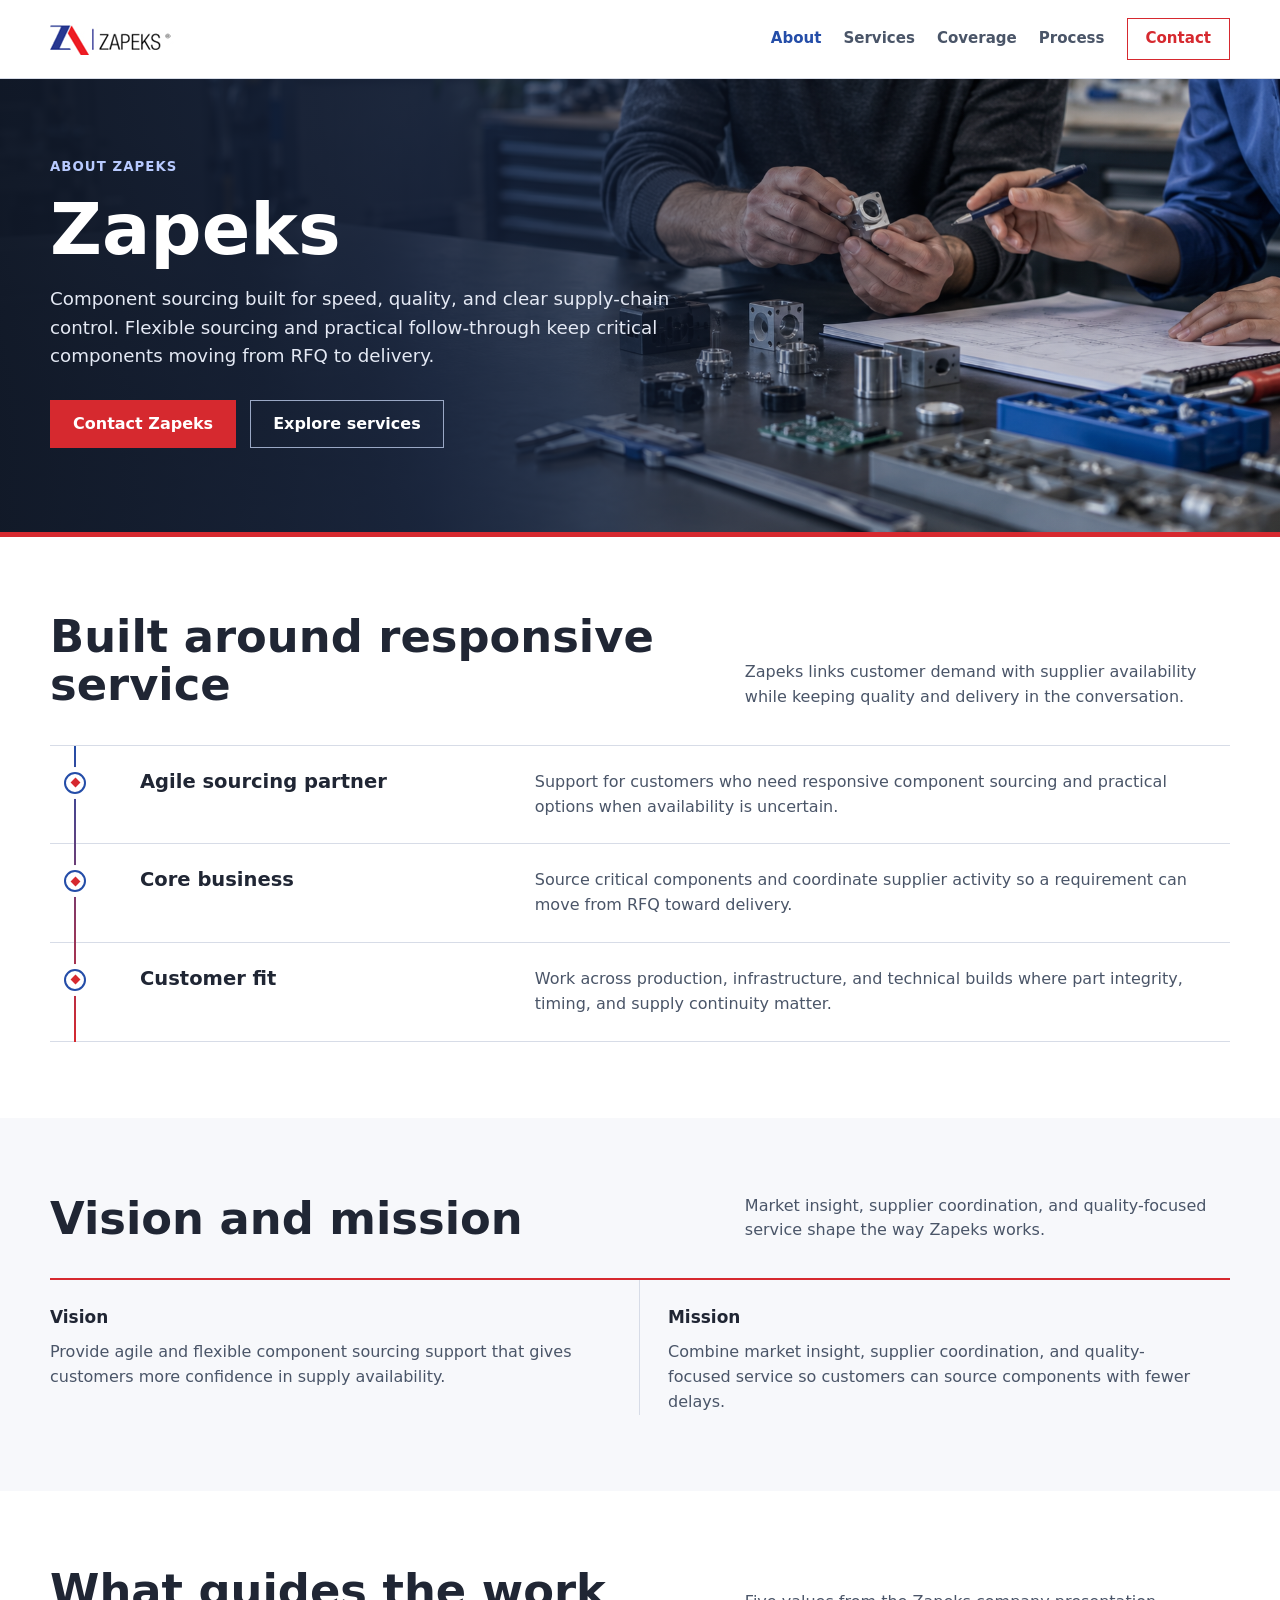
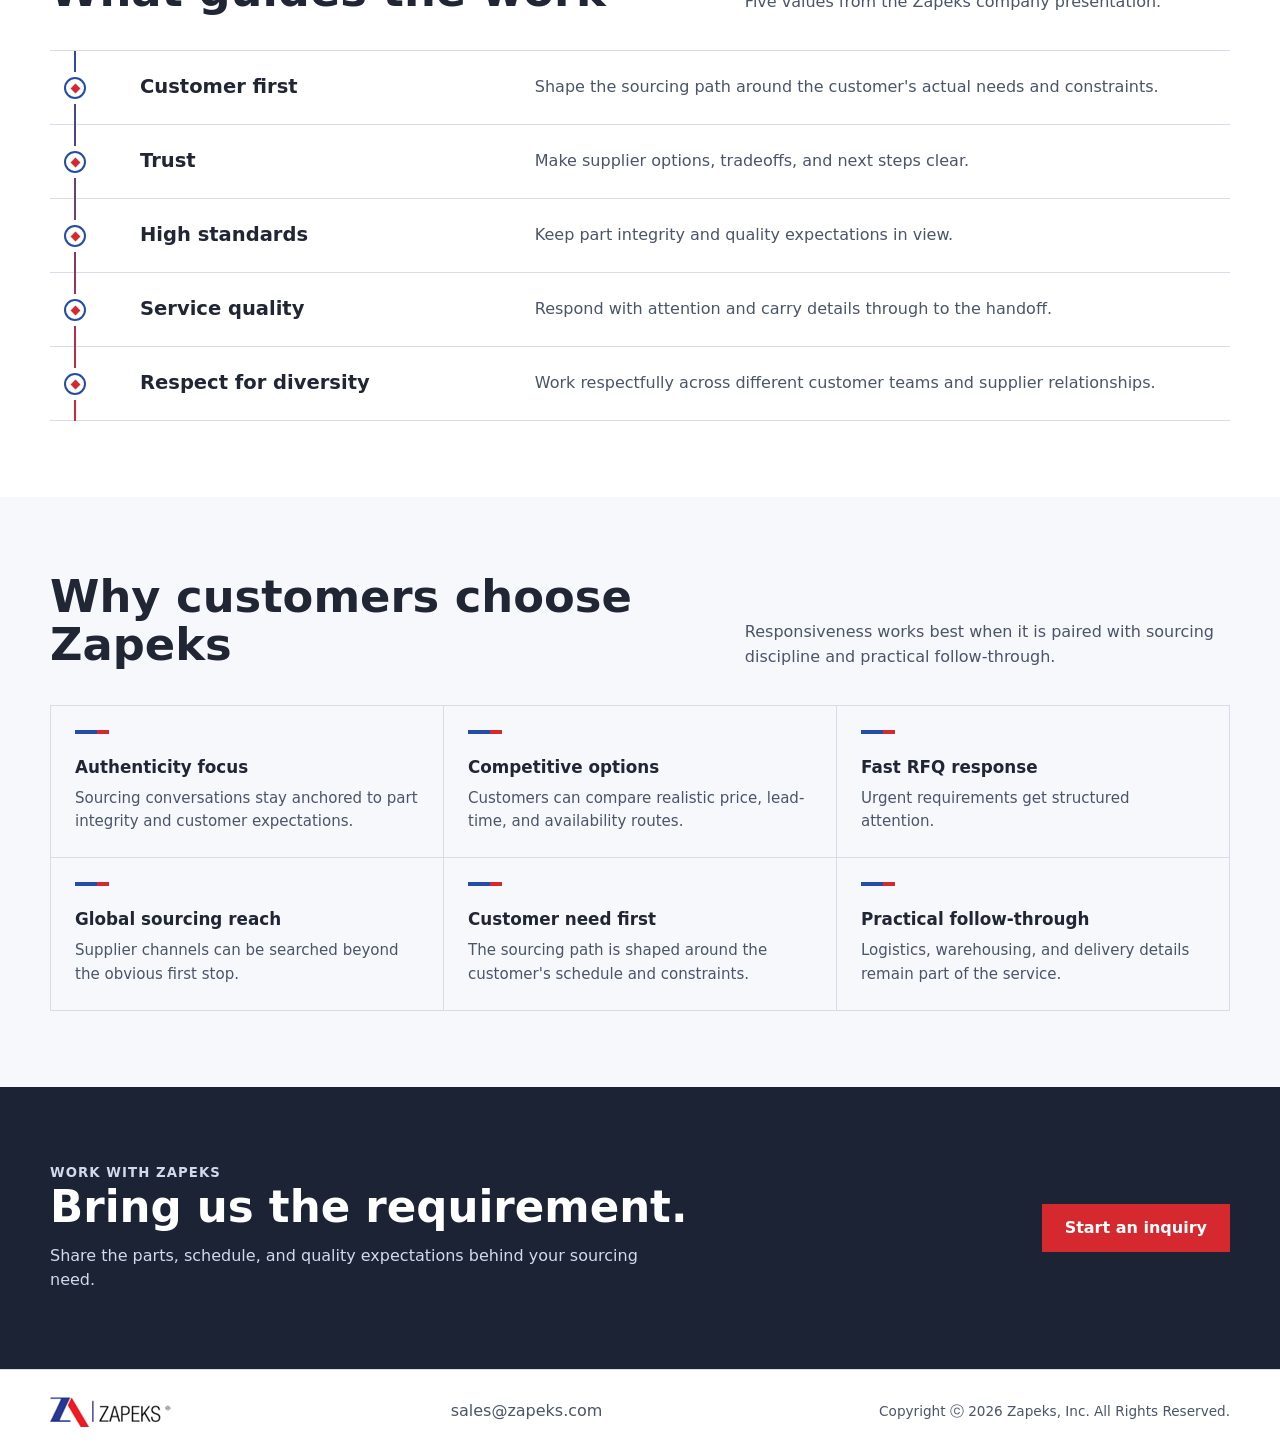
<file: index.html>
<!doctype html>
<html lang="en">
<head>
  <meta charset="utf-8" />
  <meta name="viewport" content="width=device-width, initial-scale=1" />
  <meta http-equiv="refresh" content="0; url=about.html" />
  <title>Zapeks | Component Sourcing Experts</title>
  <script>location.replace('about.html' + location.hash);</script>
</head>
<body>
  <p>Continue to <a href="about.html">About Zapeks</a>.</p>
</body>
</html>
</file>
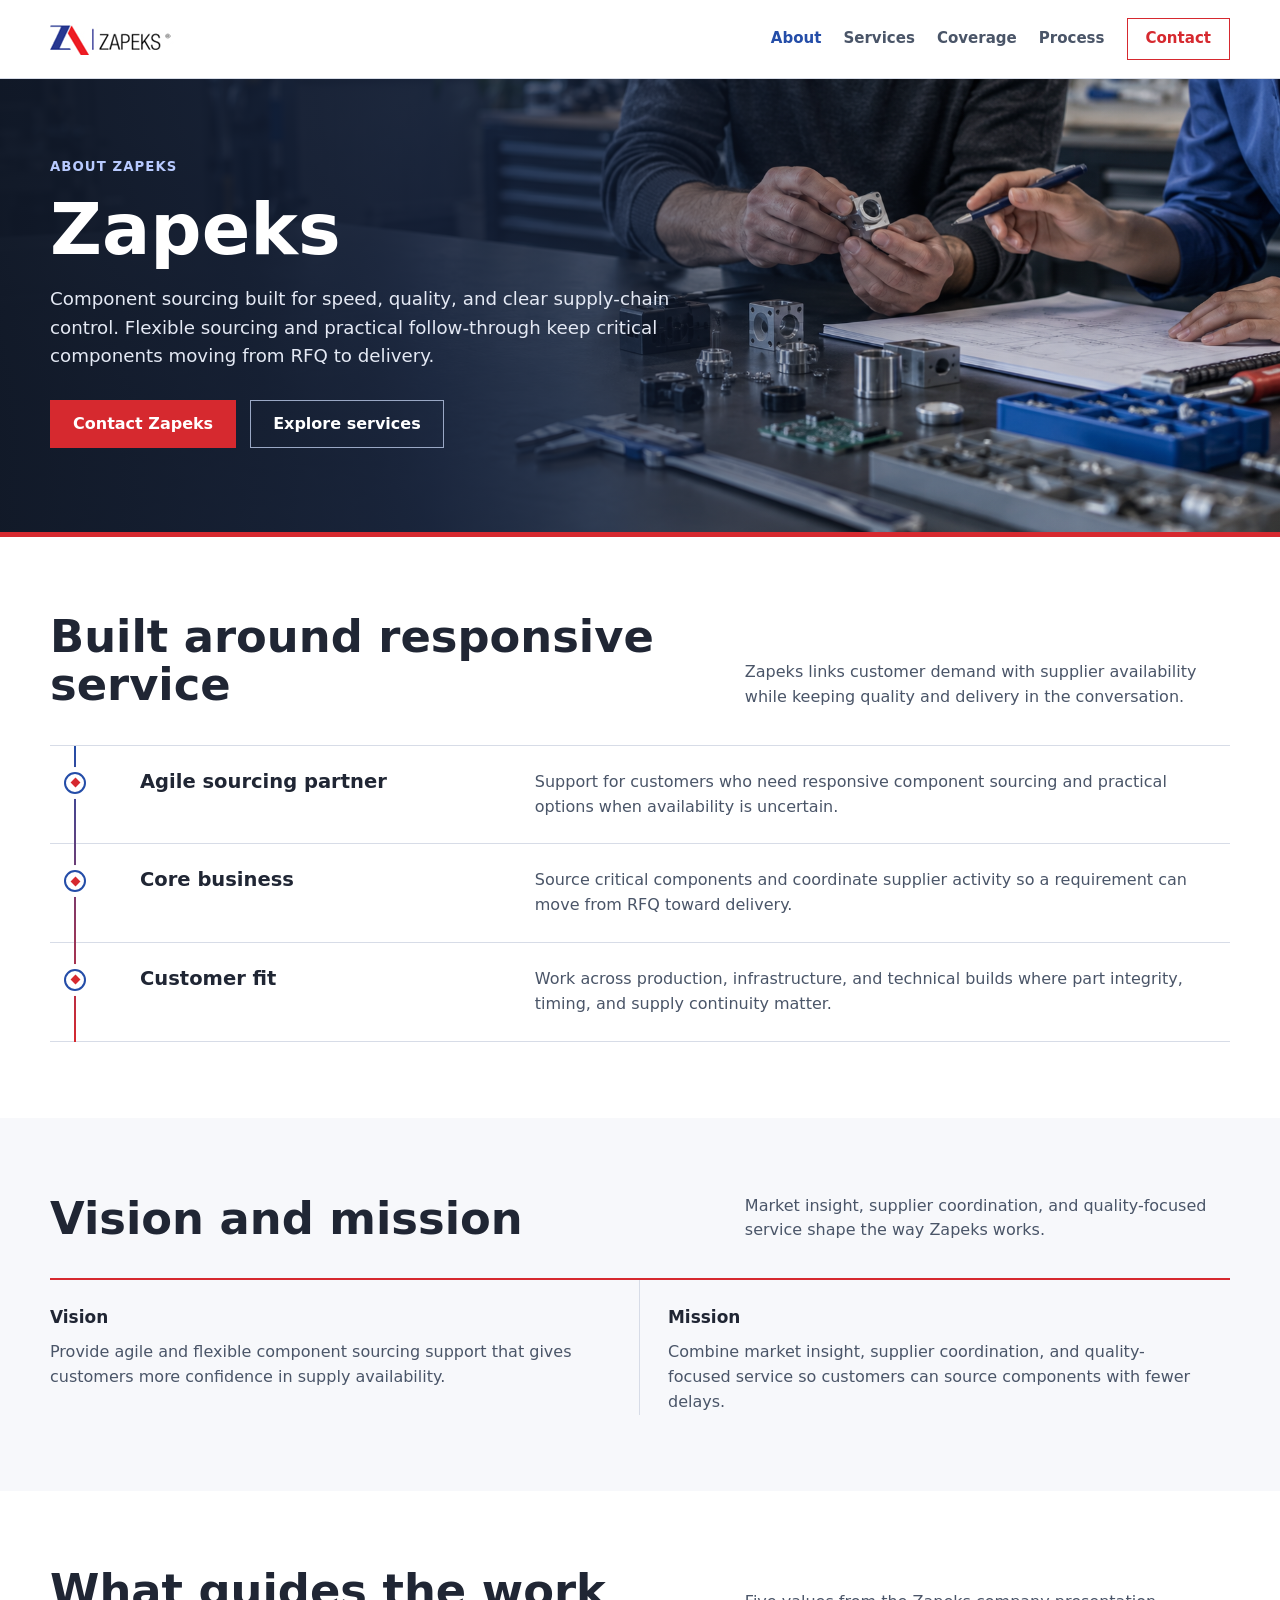
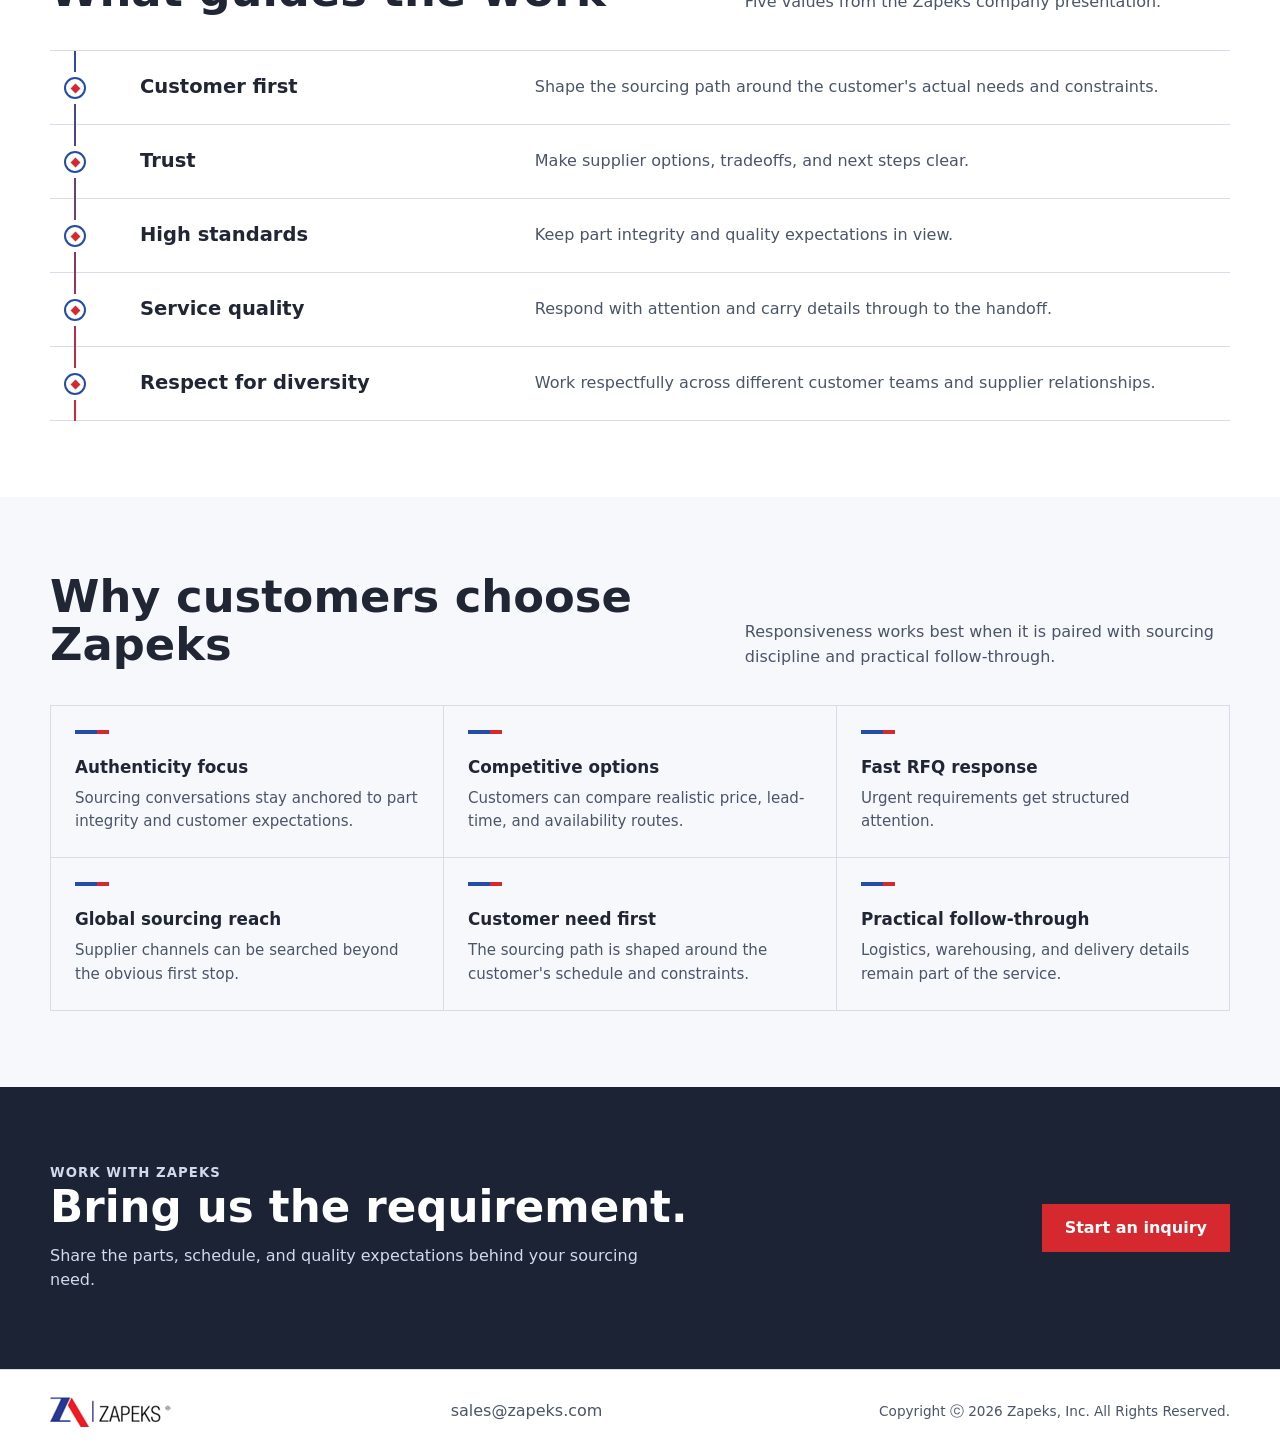
<file: about.html>
<!doctype html>
<html lang="en">
<head>
  <meta charset="utf-8" />
  <meta name="viewport" content="width=device-width, initial-scale=1" />
  <title>About Zapeks | Component Sourcing Experts</title>
  <meta name="description" content="Learn about Zapeks, its mission, values, and practical approach to sourcing critical components." />
  <link rel="stylesheet" href="assets/inner.css" />
</head>
<body>
  <nav class="nav" aria-label="Main navigation"><div class="nav-inner">
    <a class="brand" href="about.html" aria-label="About Zapeks"><img src="assets/zapeks-logo.png" alt="Zapeks" /></a>
    <div class="nav-links"><a href="about.html" aria-current="page">About</a><a href="services.html">Services</a><a href="coverage.html">Coverage</a><a href="process.html">Process</a><a href="contact.html" class="nav-cta">Contact</a></div>
  </div></nav>
  <header class="hero"><img class="hero-image" src="assets/hero-about.png" alt="Colleagues reviewing a machined component together at an engineering workbench" /><div class="hero-inner">
    <p class="eyebrow">About Zapeks</p>
    <h1>Zapeks</h1>
    <p class="hero-copy">Component sourcing built for speed, quality, and clear supply-chain control. Flexible sourcing and practical follow-through keep critical components moving from RFQ to delivery.</p>
    <div class="hero-actions"><a class="button primary" href="contact.html">Contact Zapeks</a><a class="button" href="services.html">Explore services</a></div>
  </div></header>
  <main>
    <section class="band white" aria-labelledby="profile-title"><div class="inner">
      <div class="section-head"><h2 id="profile-title">Built around responsive service</h2><p>Zapeks links customer demand with supplier availability while keeping quality and delivery in the conversation.</p></div>
      <div class="rule-list motif-list">
        <article class="rule-row"><span class="motif" aria-hidden="true"></span><h3>Agile sourcing partner</h3><p>Support for customers who need responsive component sourcing and practical options when availability is uncertain.</p></article>
        <article class="rule-row"><span class="motif" aria-hidden="true"></span><h3>Core business</h3><p>Source critical components and coordinate supplier activity so a requirement can move from RFQ toward delivery.</p></article>
        <article class="rule-row"><span class="motif" aria-hidden="true"></span><h3>Customer fit</h3><p>Work across production, infrastructure, and technical builds where part integrity, timing, and supply continuity matter.</p></article>
      </div>
    </div></section>
    <section class="band" aria-labelledby="direction-title"><div class="inner">
      <div class="section-head"><h2 id="direction-title">Vision and mission</h2><p>Market insight, supplier coordination, and quality-focused service shape the way Zapeks works.</p></div>
      <div class="note-strip two">
        <article><h3>Vision</h3><p>Provide agile and flexible component sourcing support that gives customers more confidence in supply availability.</p></article>
        <article><h3>Mission</h3><p>Combine market insight, supplier coordination, and quality-focused service so customers can source components with fewer delays.</p></article>
      </div>
    </div></section>
    <section class="band white" aria-labelledby="values-title"><div class="inner">
      <div class="section-head"><h2 id="values-title">What guides the work</h2><p>Five values from the Zapeks company presentation.</p></div>
      <div class="rule-list motif-list">
        <article class="rule-row"><span class="motif" aria-hidden="true"></span><h3>Customer first</h3><p>Shape the sourcing path around the customer's actual needs and constraints.</p></article>
        <article class="rule-row"><span class="motif" aria-hidden="true"></span><h3>Trust</h3><p>Make supplier options, tradeoffs, and next steps clear.</p></article>
        <article class="rule-row"><span class="motif" aria-hidden="true"></span><h3>High standards</h3><p>Keep part integrity and quality expectations in view.</p></article>
        <article class="rule-row"><span class="motif" aria-hidden="true"></span><h3>Service quality</h3><p>Respond with attention and carry details through to the handoff.</p></article>
        <article class="rule-row"><span class="motif" aria-hidden="true"></span><h3>Respect for diversity</h3><p>Work respectfully across different customer teams and supplier relationships.</p></article>
      </div>
    </div></section>
    <section class="band" aria-labelledby="why-title"><div class="inner">
      <div class="section-head"><h2 id="why-title">Why customers choose Zapeks</h2><p>Responsiveness works best when it is paired with sourcing discipline and practical follow-through.</p></div>
      <div class="sector-grid motif-grid">
        <article><h3>Authenticity focus</h3><p>Sourcing conversations stay anchored to part integrity and customer expectations.</p></article>
        <article><h3>Competitive options</h3><p>Customers can compare realistic price, lead-time, and availability routes.</p></article>
        <article><h3>Fast RFQ response</h3><p>Urgent requirements get structured attention.</p></article>
        <article><h3>Global sourcing reach</h3><p>Supplier channels can be searched beyond the obvious first stop.</p></article>
        <article><h3>Customer need first</h3><p>The sourcing path is shaped around the customer's schedule and constraints.</p></article>
        <article><h3>Practical follow-through</h3><p>Logistics, warehousing, and delivery details remain part of the service.</p></article>
      </div>
    </div></section>
    <section class="band dark"><div class="inner cta"><div><p class="eyebrow">Work with Zapeks</p><h2>Bring us the requirement.</h2><p>Share the parts, schedule, and quality expectations behind your sourcing need.</p></div><a class="button primary" href="contact.html">Start an inquiry</a></div></section>
  </main>
  <footer><div class="footer-inner"><a href="about.html"><img src="assets/zapeks-logo.png" alt="Zapeks" /></a><a href="mailto:sales@zapeks.com">sales@zapeks.com</a><span class="copyright">Copyright ⓒ 2026 Zapeks, Inc. All Rights Reserved.</span></div></footer>
</body>
</html>
</file>
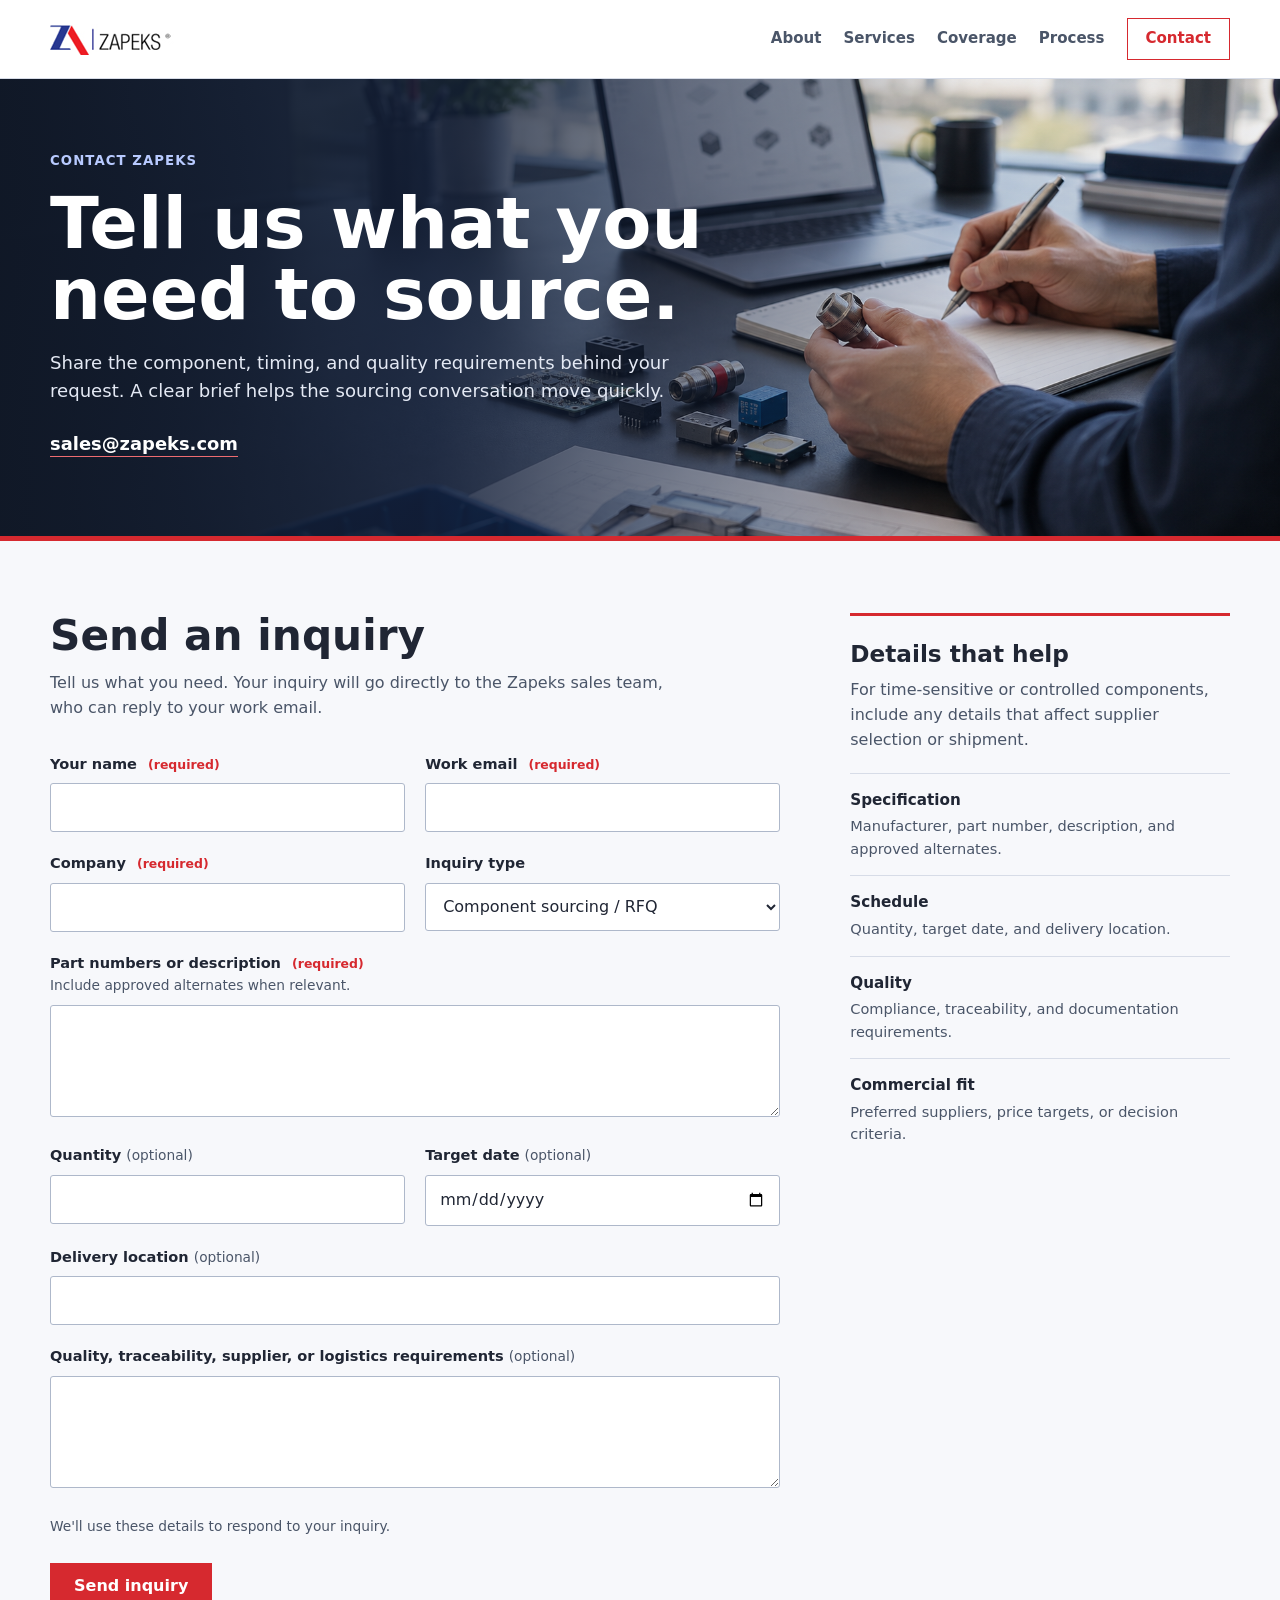
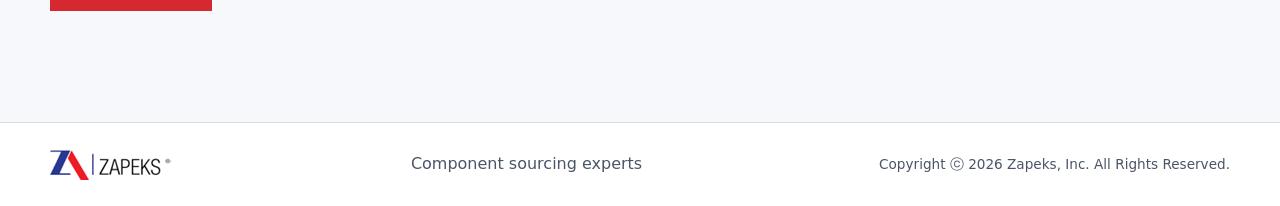
<file: contact.html>
<!doctype html>
<html lang="en">
  <head>
    <meta charset="utf-8" />
    <meta name="viewport" content="width=device-width, initial-scale=1" />
    <title>Contact Zapeks | Component Sourcing</title>
    <meta name="description" content="Send a component sourcing inquiry directly to Zapeks with the details needed to evaluate your requirement." />
    <link rel="icon" type="image/svg+xml" href="data:image/svg+xml,%3Csvg xmlns='http://www.w3.org/2000/svg' viewBox='0 0 64 64'%3E%3Crect width='64' height='64' rx='12' fill='%23ffffff'/%3E%3Cpath d='M14 18h36L25 46h25' fill='none' stroke='%23244da8' stroke-width='7' stroke-linejoin='round' stroke-linecap='round'/%3E%3Cpath d='M17 18l24 28' stroke='%23d6292f' stroke-width='5'/%3E%3C/svg%3E" />
    <style>
      :root { --ink:#202634; --muted:#4a5568; --blue:#244da8; --red:#d6292f; --light-blue:#b8caff; --line:#d7dce7; --paper:#f7f8fb; --dark:#1b2335; }
      * { box-sizing:border-box; }
      html { scroll-behavior:smooth; }
      body { margin:0; background:var(--paper); color:var(--ink); font:16px/1.55 Inter,ui-sans-serif,system-ui,-apple-system,BlinkMacSystemFont,"Segoe UI",sans-serif; }
      a { color:inherit; text-decoration:none; }
      button,input,textarea,select { font:inherit; }
      .nav { position:sticky; top:0; z-index:5; background:#fff; border-bottom:1px solid var(--line); }
      .nav-inner,.footer-inner { width:min(1180px,calc(100% - 40px)); margin:auto; display:flex; align-items:center; justify-content:space-between; gap:24px; }
      .nav-inner { padding:18px 0; }
      .brand img,.footer-inner img { display:block; width:124px; height:31px; object-fit:contain; }
      .nav-links { display:flex; align-items:center; flex-wrap:wrap; gap:22px; color:var(--muted); font-size:.94rem; font-weight:650; }
      .nav-links a:hover,.nav-links a[aria-current="page"] { color:var(--blue); }
      .nav-cta { display:inline-flex; align-items:center; min-height:42px; padding:0 18px; border:1px solid var(--red); color:var(--red)!important; font-weight:760; }
      .hero { position:relative; isolation:isolate; background:var(--dark); color:#fff; border-bottom:5px solid var(--red); }
      .hero-image { position:absolute; inset:0; width:100%; height:100%; object-fit:cover; object-position:center; z-index:0; }
      .hero::before { position:absolute; inset:0; content:""; background:linear-gradient(90deg,rgba(16,24,39,.96) 0%,rgba(20,32,57,.84) 34%,rgba(20,32,57,.07) 76%); z-index:1; }
      .hero-inner { position:relative; z-index:2; width:min(1180px,calc(100% - 40px)); margin:auto; padding:72px 0 78px; }
      .eyebrow { margin:0 0 16px; color:var(--light-blue); text-transform:uppercase; font-size:.83rem; font-weight:800; letter-spacing:.08em; }
      h1,h2,h3,p { margin-top:0; }
      h1 { max-width:750px; margin-bottom:18px; font-size:clamp(2.8rem,5.6vw,5.2rem); line-height:1; letter-spacing:0; }
      .hero p:not(.eyebrow) { max-width:650px; margin-bottom:0; color:#e4e9f4; font-size:1.13rem; }
      .hero-email { display:inline-block; margin-top:25px; color:#fff; font-size:1.12rem; font-weight:750; text-decoration:underline; text-decoration-color:#ee6c71; text-underline-offset:6px; }
      .hero-email:hover { color:#ffe5e6; }
      main { width:min(1180px,calc(100% - 40px)); margin:auto; display:grid; grid-template-columns:minmax(0,1fr) minmax(250px,.52fr); gap:70px; align-items:start; padding:72px 0 96px; }
      h2 { margin-bottom:12px; font-size:clamp(1.9rem,3.3vw,2.75rem); line-height:1.1; }
      .intro { max-width:650px; margin-bottom:32px; color:var(--muted); }
      form { display:grid; grid-template-columns:repeat(2,minmax(0,1fr)); gap:20px; }
      .field { min-width:0; }
      .field.full { grid-column:1 / -1; }
      label { display:block; margin-bottom:8px; font-size:.91rem; font-weight:760; }
      .required-note { margin-left:6px; color:var(--red); font-size:.78rem; font-weight:700; }
      .hint { color:var(--muted); font-size:.86rem; font-weight:400; }
      input,textarea,select { width:100%; min-height:48px; padding:11px 13px; border:1px solid #aeb8ca; border-radius:3px; background:#fff; color:var(--ink); outline:none; }
      textarea { min-height:112px; resize:vertical; }
      input:focus,textarea:focus,select:focus { border-color:var(--blue); box-shadow:0 0 0 3px rgba(36,77,168,.15); }
      .actions { grid-column:1 / -1; display:flex; flex-wrap:wrap; align-items:center; gap:15px; margin-top:6px; }
      .button { min-height:48px; border:1px solid var(--red); background:var(--red); color:#fff; padding:0 23px; font-weight:750; cursor:pointer; }
      .button:hover { background:#ad2026; }
      .button:disabled { opacity:.65; cursor:wait; }
      .status { flex-basis:100%; margin:0; color:var(--muted); font-size:.92rem; overflow-wrap:anywhere; }
      .status[data-state="error"] { color:#a51e29; }
      .status[data-state="success"] { color:#15644b; }
      .bot-field { position:absolute; left:-10000px; width:1px; height:1px; overflow:hidden; }
      .form-note { grid-column:1 / -1; margin:0; color:var(--muted); font-size:.86rem; }
      .side { border-top:3px solid var(--red); padding-top:25px; }
      .side h2 { font-size:1.45rem; }
      .side p { color:var(--muted); }
      .side ul { margin:20px 0 0; padding:0; list-style:none; }
      .side li { padding:15px 0; border-top:1px solid var(--line); }
      .side strong { display:block; font-size:.95rem; }
      .side span { display:block; margin-top:3px; color:var(--muted); font-size:.91rem; }
      footer { background:#fff; color:var(--muted); border-top:1px solid var(--line); }
      .footer-inner { padding:26px 0; flex-wrap:wrap; }
      .copyright { font-size:.85rem; text-align:right; }
      .footer-inner a:hover { color:var(--blue); }
      @media (max-width:850px) { main { grid-template-columns:1fr; gap:56px; } }
      @media (max-width:600px) { .nav-inner { align-items:flex-start; flex-direction:column; gap:14px; } .nav-links { gap:12px 18px; } .hero-image { object-position:68% center; } .hero::before { background:linear-gradient(90deg,rgba(16,24,39,.95),rgba(20,32,57,.72)); } .hero-inner { padding:54px 0 60px; } main { padding:54px 0 70px; } form { grid-template-columns:1fr; } .footer-inner { align-items:flex-start; flex-direction:column; } .copyright { text-align:left; } }
    </style>
  </head>
  <body>
    <nav class="nav" aria-label="Main navigation">
      <div class="nav-inner">
        <a class="brand" href="about.html" aria-label="About Zapeks"><img src="assets/zapeks-logo.png" alt="Zapeks" /></a>
        <div class="nav-links">
          <a href="about.html">About</a>
          <a href="services.html">Services</a>
          <a href="coverage.html">Coverage</a>
          <a href="process.html">Process</a>
          <a href="contact.html" class="nav-cta" aria-current="page">Contact</a>
        </div>
      </div>
    </nav>
    <header class="hero">
      <img class="hero-image" src="assets/hero-contact.png" alt="Professional reviewing components and writing a sourcing inquiry at a desk" />
      <div class="hero-inner">
        <p class="eyebrow">Contact Zapeks</p>
        <h1>Tell us what you need to source.</h1>
        <p>Share the component, timing, and quality requirements behind your request. A clear brief helps the sourcing conversation move quickly.</p>
        <a class="hero-email" href="mailto:sales@zapeks.com">sales@zapeks.com</a>
      </div>
    </header>
    <main>
      <section aria-labelledby="inquiry-title">
        <h2 id="inquiry-title">Send an inquiry</h2>
        <p class="intro">Tell us what you need. Your inquiry will go directly to the Zapeks sales team, who can reply to your work email.</p>
        <form id="inquiry-form" action="inquiry.php" method="post">
          <input type="hidden" name="csrfToken" id="csrf-token" />
          <div class="bot-field" aria-hidden="true"><label for="website">Leave this field empty</label><input id="website" name="website" tabindex="-1" autocomplete="off" /></div>
          <div class="field"><label for="name">Your name <span class="required-note">(required)</span></label><input id="name" name="name" autocomplete="name" maxlength="120" required /></div>
          <div class="field"><label for="email">Work email <span class="required-note">(required)</span></label><input id="email" name="email" type="email" autocomplete="email" maxlength="254" required /></div>
          <div class="field"><label for="company">Company <span class="required-note">(required)</span></label><input id="company" name="company" autocomplete="organization" maxlength="160" required /></div>
          <div class="field"><label for="request-type">Inquiry type</label><select id="request-type" name="requestType"><option>Component sourcing / RFQ</option><option>Supplier development</option><option>Engineering or quality support</option><option>Warehousing and logistics</option><option>General inquiry</option></select></div>
          <div class="field full"><label for="parts">Part numbers or description <span class="required-note">(required)</span><br /><span class="hint">Include approved alternates when relevant.</span></label><textarea id="parts" name="parts" maxlength="6000" required></textarea></div>
          <div class="field"><label for="quantity">Quantity <span class="hint">(optional)</span></label><input id="quantity" name="quantity" maxlength="200" /></div>
          <div class="field"><label for="date">Target date <span class="hint">(optional)</span></label><input id="date" name="date" type="date" /></div>
          <div class="field full"><label for="location">Delivery location <span class="hint">(optional)</span></label><input id="location" name="location" autocomplete="shipping country-name" maxlength="300" /></div>
          <div class="field full"><label for="requirements">Quality, traceability, supplier, or logistics requirements <span class="hint">(optional)</span></label><textarea id="requirements" name="requirements" maxlength="5000"></textarea></div>
          <p class="form-note">We'll use these details to respond to your inquiry.</p>
          <div class="actions"><button class="button" id="send-inquiry" type="submit">Send inquiry</button><p class="status" id="status" role="status" aria-live="polite" tabindex="-1"></p></div>
          <noscript><p>Please enable JavaScript to submit this form, or email <a href="mailto:sales@zapeks.com">sales@zapeks.com</a>.</p></noscript>
        </form>
      </section>
      <aside class="side" aria-labelledby="checklist-title">
        <h2 id="checklist-title">Details that help</h2>
        <p>For time-sensitive or controlled components, include any details that affect supplier selection or shipment.</p>
        <ul>
          <li><strong>Specification</strong><span>Manufacturer, part number, description, and approved alternates.</span></li>
          <li><strong>Schedule</strong><span>Quantity, target date, and delivery location.</span></li>
          <li><strong>Quality</strong><span>Compliance, traceability, and documentation requirements.</span></li>
          <li><strong>Commercial fit</strong><span>Preferred suppliers, price targets, or decision criteria.</span></li>
        </ul>
      </aside>
    </main>
    <footer><div class="footer-inner"><a href="about.html"><img src="assets/zapeks-logo.png" alt="Zapeks" /></a><span>Component sourcing experts</span><span class="copyright">Copyright ⓒ 2026 Zapeks, Inc. All Rights Reserved.</span></div></footer>
    <script src="assets/contact.js" defer></script>
  </body>
</html>
</file>
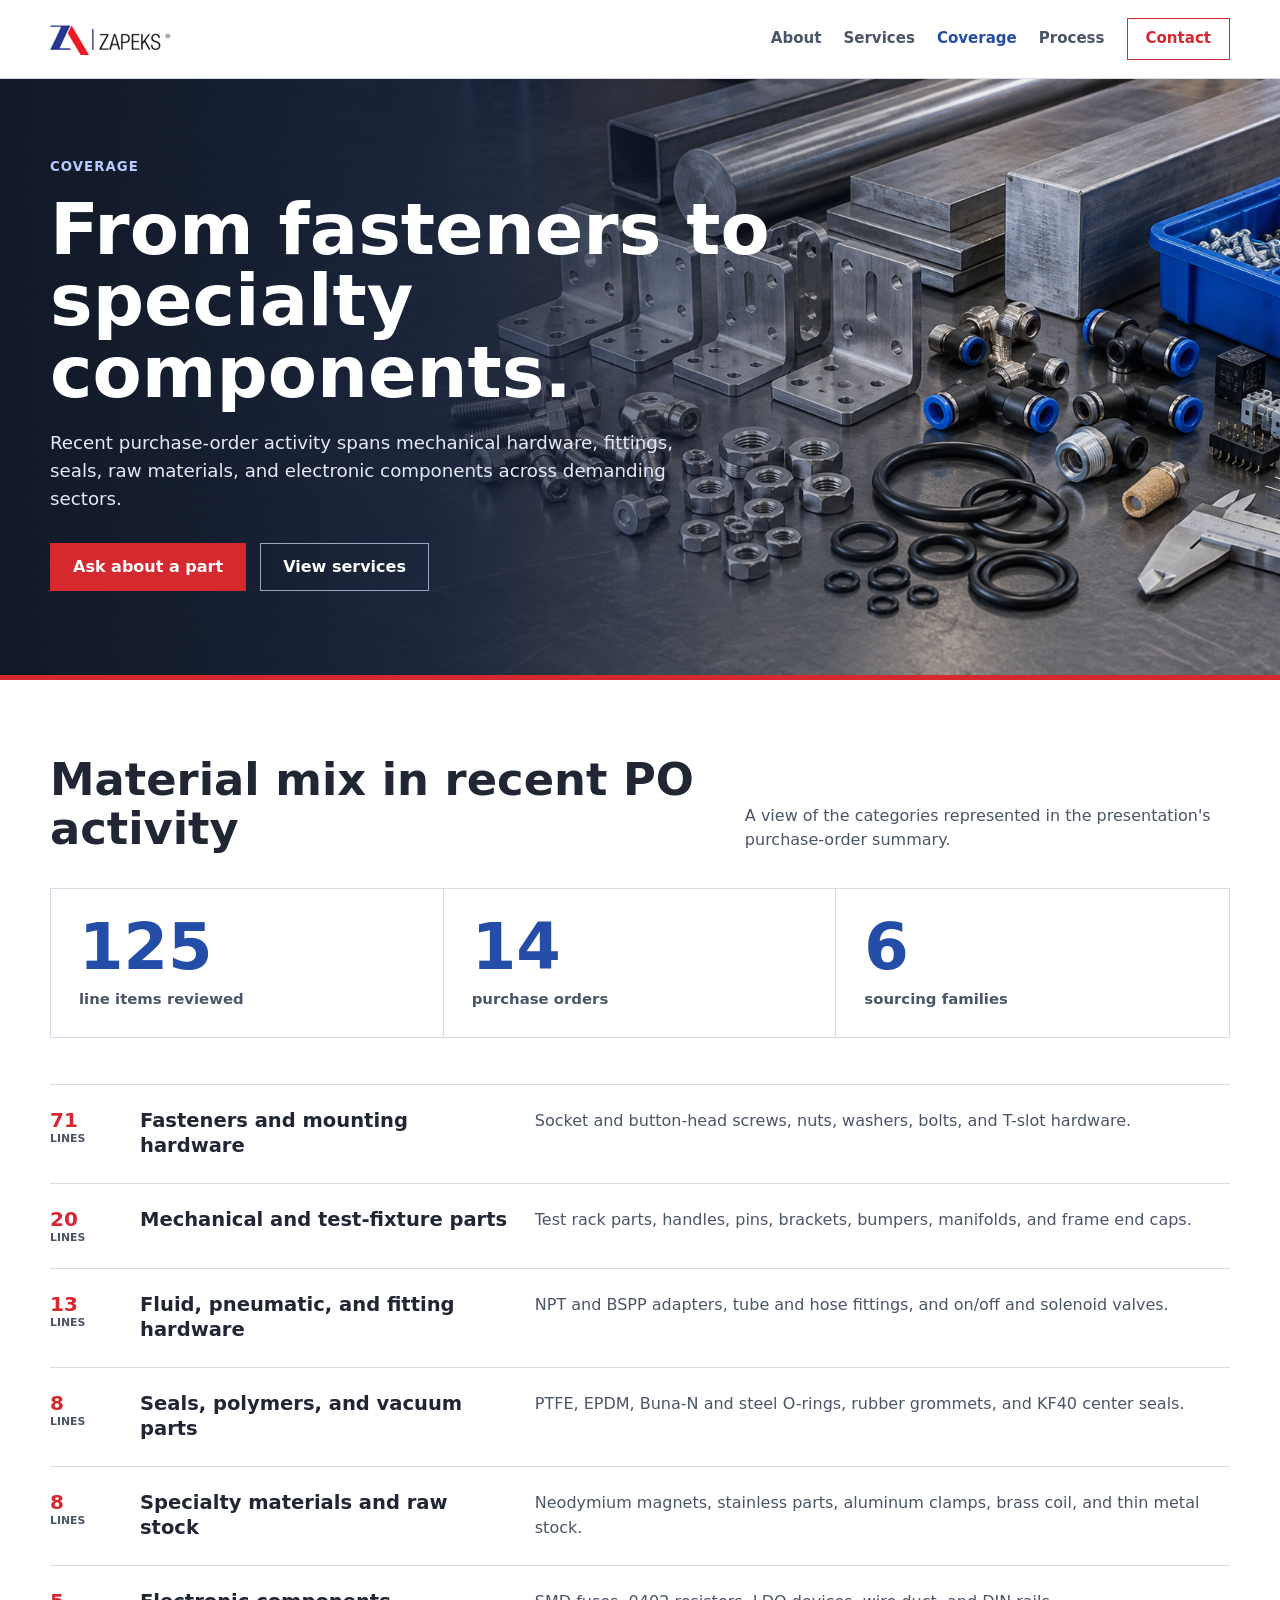
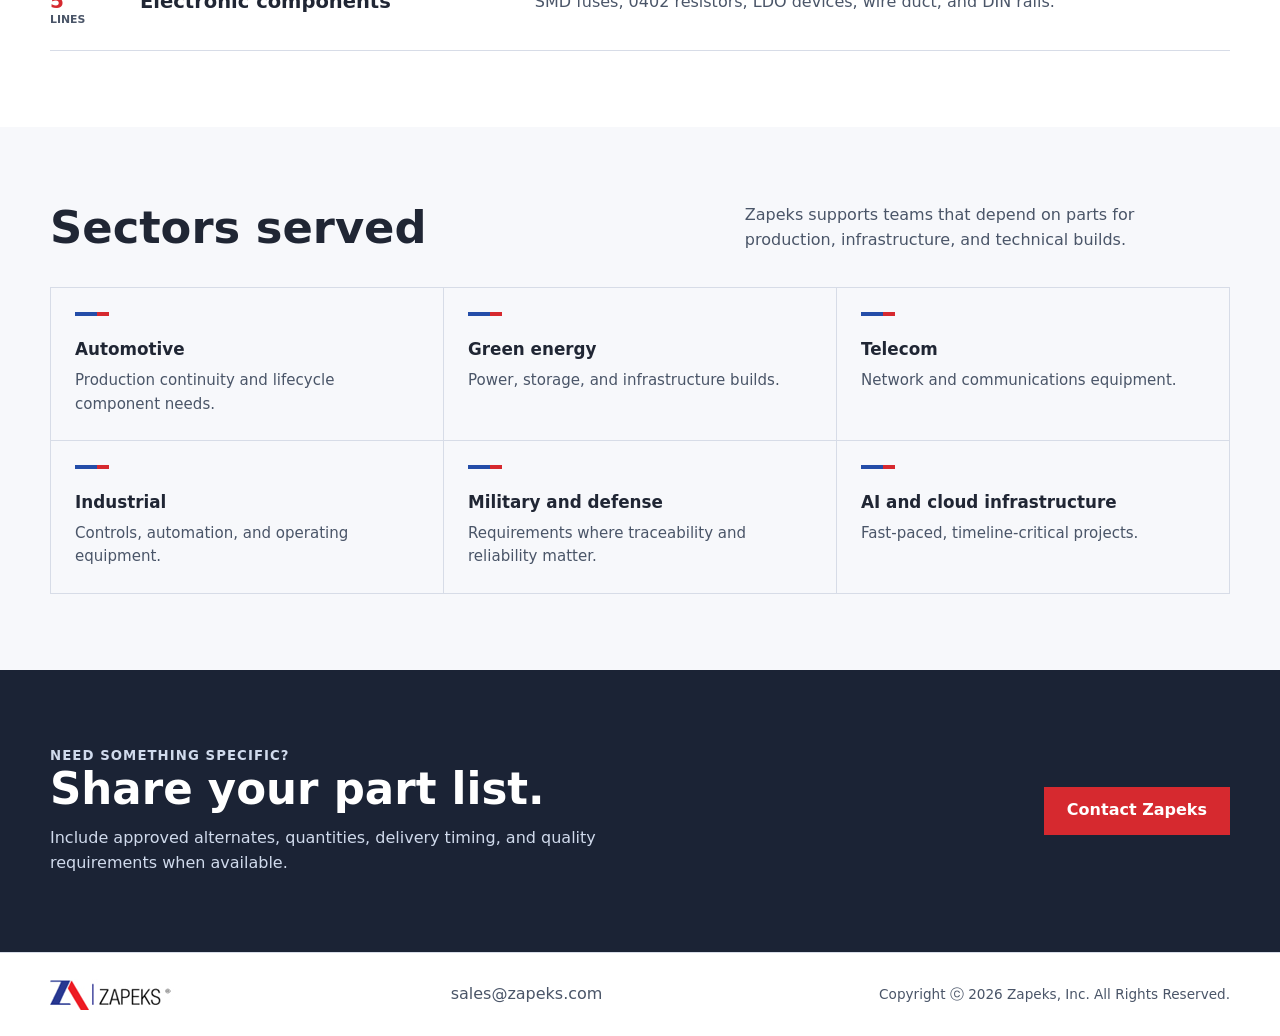
<file: coverage.html>
<!doctype html>
<html lang="en">
<head>
  <meta charset="utf-8" />
  <meta name="viewport" content="width=device-width, initial-scale=1" />
  <title>Coverage | Zapeks</title>
  <meta name="description" content="See the sectors and component families represented in Zapeks sourcing activity, from mechanical hardware to electronics and specialty materials." />
  <link rel="stylesheet" href="assets/inner.css" />
</head>
<body>
  <nav class="nav" aria-label="Main navigation"><div class="nav-inner">
    <a class="brand" href="about.html" aria-label="About Zapeks"><img src="assets/zapeks-logo.png" alt="Zapeks" /></a>
    <div class="nav-links"><a href="about.html">About</a><a href="services.html">Services</a><a href="coverage.html" aria-current="page">Coverage</a><a href="process.html">Process</a><a href="contact.html" class="nav-cta">Contact</a></div>
  </div></nav>
  <header class="hero"><img class="hero-image" src="assets/hero-coverage.png" alt="Assortment of metal brackets, fasteners, pneumatic fittings, seals, and electronic parts" /><div class="hero-inner">
    <p class="eyebrow">Coverage</p>
    <h1>From fasteners to specialty components.</h1>
    <p class="hero-copy">Recent purchase-order activity spans mechanical hardware, fittings, seals, raw materials, and electronic components across demanding sectors.</p>
    <div class="hero-actions"><a class="button primary" href="contact.html">Ask about a part</a><a class="button" href="services.html">View services</a></div>
  </div></header>
  <main>
    <section class="band white" aria-labelledby="mix-title"><div class="inner">
      <div class="section-head"><h2 id="mix-title">Material mix in recent PO activity</h2><p>A view of the categories represented in the presentation's purchase-order summary.</p></div>
      <div class="stats"><div class="stat"><strong>125</strong><span>line items reviewed</span></div><div class="stat"><strong>14</strong><span>purchase orders</span></div><div class="stat"><strong>6</strong><span>sourcing families</span></div></div>
      <div class="rule-list">
        <article class="rule-row"><span class="number count">71<small>lines</small></span><h3>Fasteners and mounting hardware</h3><p>Socket and button-head screws, nuts, washers, bolts, and T-slot hardware.</p></article>
        <article class="rule-row"><span class="number count">20<small>lines</small></span><h3>Mechanical and test-fixture parts</h3><p>Test rack parts, handles, pins, brackets, bumpers, manifolds, and frame end caps.</p></article>
        <article class="rule-row"><span class="number count">13<small>lines</small></span><h3>Fluid, pneumatic, and fitting hardware</h3><p>NPT and BSPP adapters, tube and hose fittings, and on/off and solenoid valves.</p></article>
        <article class="rule-row"><span class="number count">8<small>lines</small></span><h3>Seals, polymers, and vacuum parts</h3><p>PTFE, EPDM, Buna-N and steel O-rings, rubber grommets, and KF40 center seals.</p></article>
        <article class="rule-row"><span class="number count">8<small>lines</small></span><h3>Specialty materials and raw stock</h3><p>Neodymium magnets, stainless parts, aluminum clamps, brass coil, and thin metal stock.</p></article>
        <article class="rule-row"><span class="number count">5<small>lines</small></span><h3>Electronic components</h3><p>SMD fuses, 0402 resistors, LDO devices, wire duct, and DIN rails.</p></article>
      </div>
    </div></section>
    <section class="band" aria-labelledby="sectors-title"><div class="inner">
      <div class="section-head"><h2 id="sectors-title">Sectors served</h2><p>Zapeks supports teams that depend on parts for production, infrastructure, and technical builds.</p></div>
      <div class="sector-grid motif-grid">
        <article><h3>Automotive</h3><p>Production continuity and lifecycle component needs.</p></article>
        <article><h3>Green energy</h3><p>Power, storage, and infrastructure builds.</p></article>
        <article><h3>Telecom</h3><p>Network and communications equipment.</p></article>
        <article><h3>Industrial</h3><p>Controls, automation, and operating equipment.</p></article>
        <article><h3>Military and defense</h3><p>Requirements where traceability and reliability matter.</p></article>
        <article><h3>AI and cloud infrastructure</h3><p>Fast-paced, timeline-critical projects.</p></article>
      </div>
    </div></section>
    <section class="band dark"><div class="inner cta"><div><p class="eyebrow">Need something specific?</p><h2>Share your part list.</h2><p>Include approved alternates, quantities, delivery timing, and quality requirements when available.</p></div><a class="button primary" href="contact.html">Contact Zapeks</a></div></section>
  </main>
  <footer><div class="footer-inner"><a href="about.html"><img src="assets/zapeks-logo.png" alt="Zapeks" /></a><a href="mailto:sales@zapeks.com">sales@zapeks.com</a><span class="copyright">Copyright ⓒ 2026 Zapeks, Inc. All Rights Reserved.</span></div></footer>
</body>
</html>
</file>
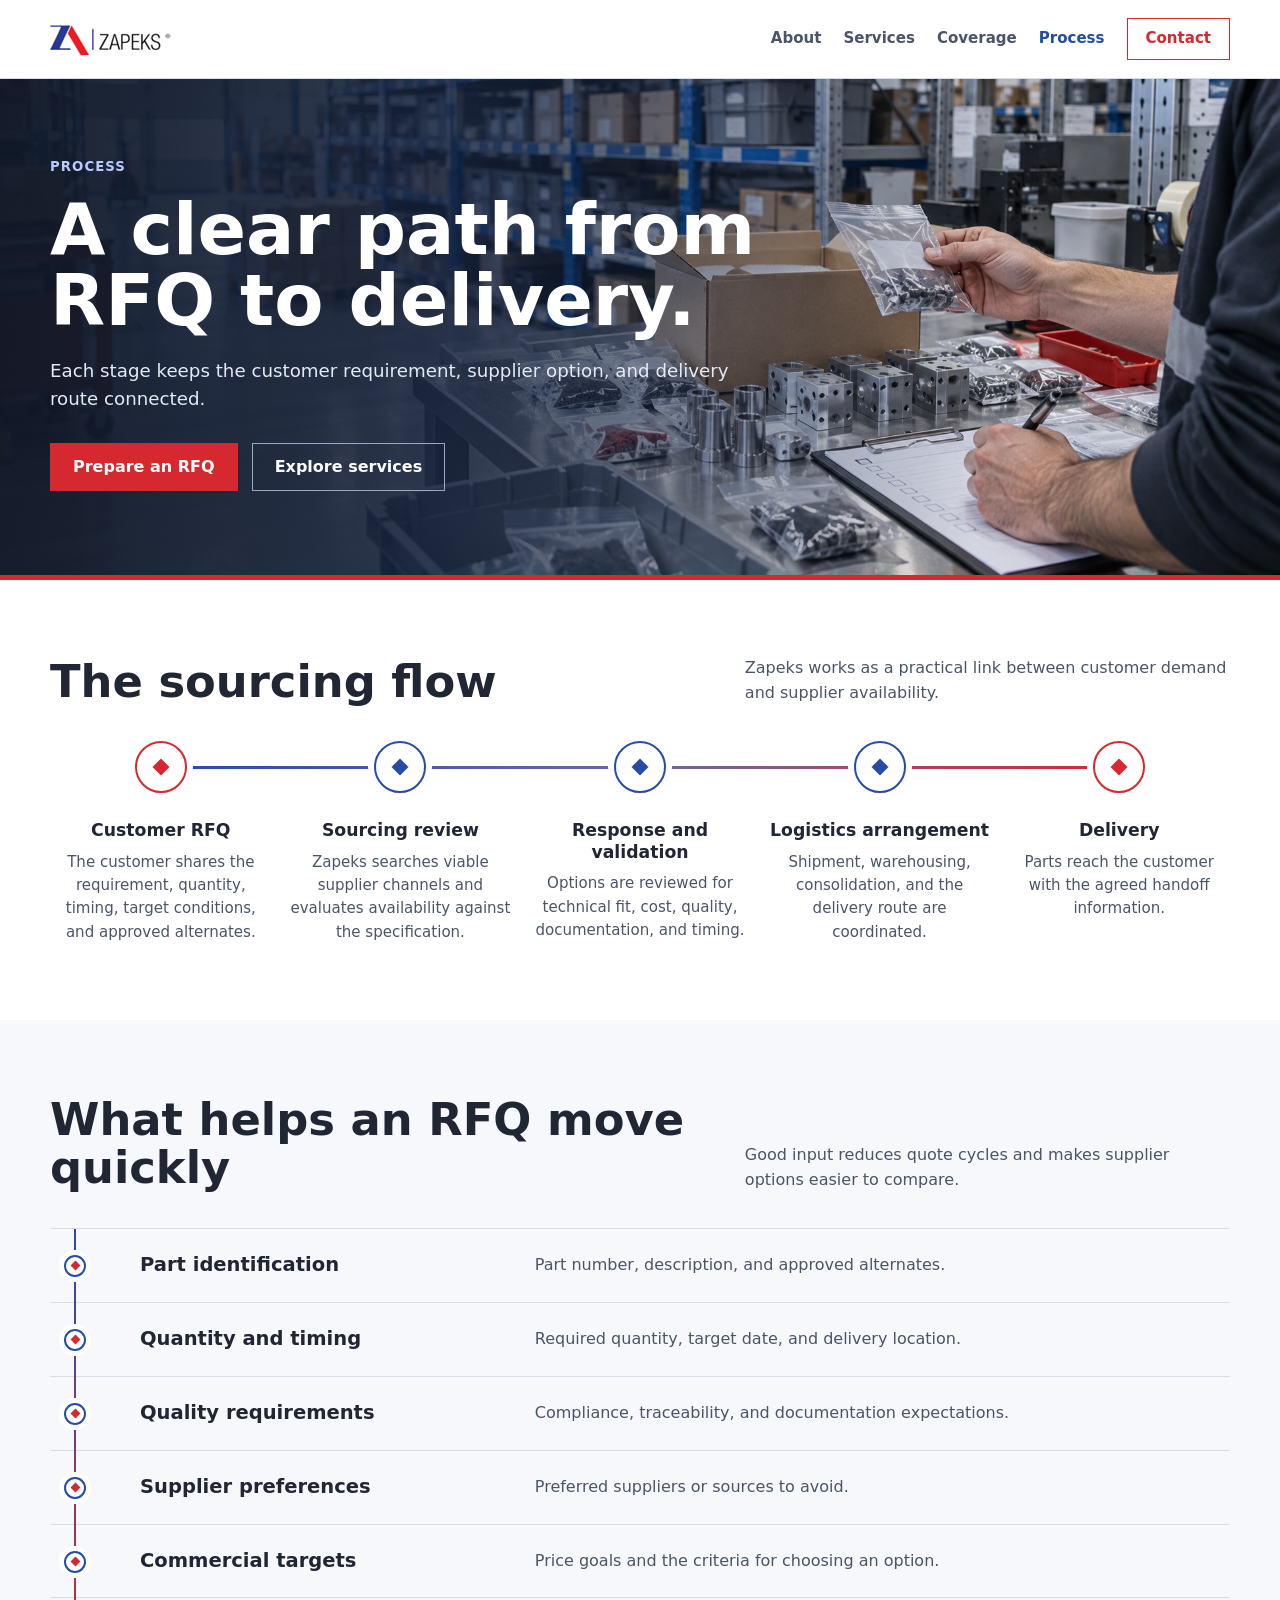
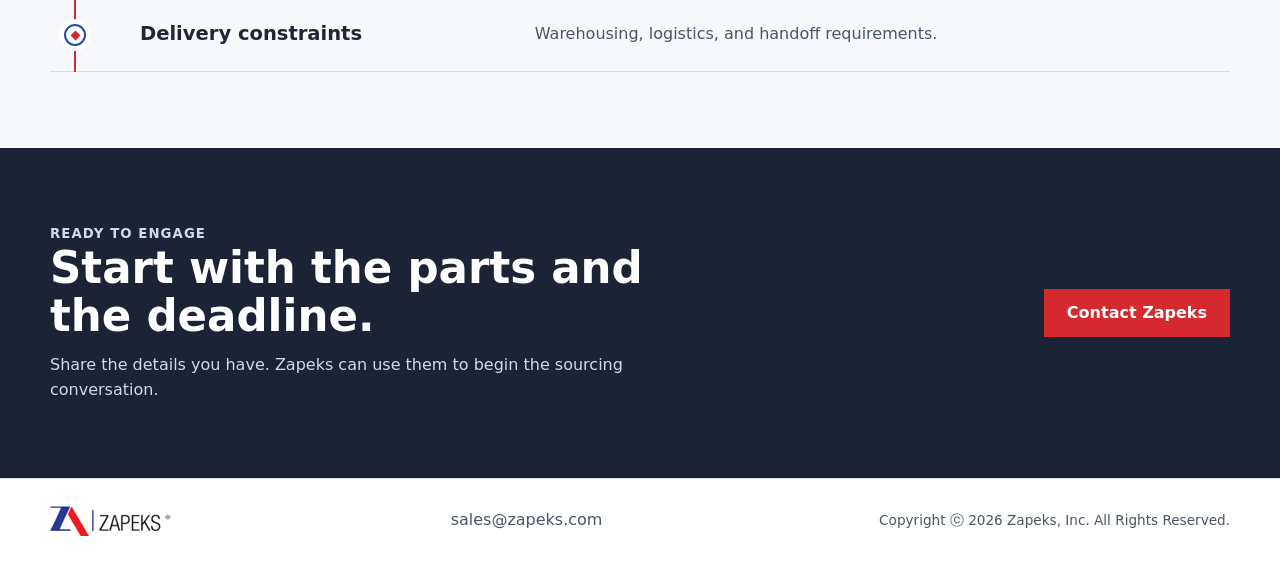
<file: process.html>
<!doctype html>
<html lang="en">
<head>
  <meta charset="utf-8" />
  <meta name="viewport" content="width=device-width, initial-scale=1" />
  <title>Process | Zapeks</title>
  <meta name="description" content="Follow the Zapeks sourcing process from customer RFQ through review, validation, logistics, and delivery." />
  <link rel="stylesheet" href="assets/inner.css" />
  <style>
    .process-flow{position:relative;display:grid;grid-template-columns:repeat(5,minmax(0,1fr));gap:18px;margin:12px 0 0;padding:0;list-style:none}
    .process-flow::before{position:absolute;top:25px;left:10%;right:10%;height:3px;content:"";background:linear-gradient(90deg,var(--blue),#6c68a6,var(--red))}
    .flow-step{position:relative;min-width:0;text-align:center}
    .flow-marker{position:relative;z-index:1;display:grid;place-items:center;width:52px;height:52px;margin:0 auto 27px;border:2px solid var(--blue);border-radius:50%;background:#fff;box-shadow:0 0 0 6px #fff}
    .flow-marker::after{width:12px;height:12px;content:"";background:var(--blue);transform:rotate(45deg)}
    .flow-step:first-child .flow-marker,.flow-step:last-child .flow-marker{border-color:var(--red)}
    .flow-step:first-child .flow-marker::after,.flow-step:last-child .flow-marker::after{background:var(--red)}
    .flow-step h3{margin-bottom:9px;font-size:1.08rem;line-height:1.25}
    .flow-step p{margin:0;color:var(--muted);font-size:.94rem}
    @media(max-width:920px){.process-flow{grid-template-columns:1fr;gap:0}.process-flow::before{top:26px;bottom:26px;left:25px;right:auto;width:3px;height:auto;background:linear-gradient(180deg,var(--blue),#6c68a6,var(--red))}.flow-step{display:grid;grid-template-columns:52px 1fr;gap:0 20px;padding:0 0 28px;text-align:left}.flow-step:last-child{padding-bottom:0}.flow-marker{grid-column:1;margin:0}.flow-copy{grid-column:2;grid-row:1}.flow-step h3{margin-top:2px}}
  </style>
</head>
<body>
  <nav class="nav" aria-label="Main navigation"><div class="nav-inner">
    <a class="brand" href="about.html" aria-label="About Zapeks"><img src="assets/zapeks-logo.png" alt="Zapeks" /></a>
    <div class="nav-links"><a href="about.html">About</a><a href="services.html">Services</a><a href="coverage.html">Coverage</a><a href="process.html" aria-current="page">Process</a><a href="contact.html" class="nav-cta">Contact</a></div>
  </div></nav>
  <header class="hero"><img class="hero-image" src="assets/hero-process.png" alt="Worker checking component bags at an organized fulfillment station" /><div class="hero-inner">
    <p class="eyebrow">Process</p>
    <h1>A clear path from RFQ to delivery.</h1>
    <p class="hero-copy">Each stage keeps the customer requirement, supplier option, and delivery route connected.</p>
    <div class="hero-actions"><a class="button primary" href="contact.html">Prepare an RFQ</a><a class="button" href="services.html">Explore services</a></div>
  </div></header>
  <main>
    <section class="band white" aria-labelledby="flow-title"><div class="inner">
      <div class="section-head"><h2 id="flow-title">The sourcing flow</h2><p>Zapeks works as a practical link between customer demand and supplier availability.</p></div>
      <ol class="process-flow">
        <li class="flow-step"><span class="flow-marker" aria-hidden="true"></span><div class="flow-copy"><h3>Customer RFQ</h3><p>The customer shares the requirement, quantity, timing, target conditions, and approved alternates.</p></div></li>
        <li class="flow-step"><span class="flow-marker" aria-hidden="true"></span><div class="flow-copy"><h3>Sourcing review</h3><p>Zapeks searches viable supplier channels and evaluates availability against the specification.</p></div></li>
        <li class="flow-step"><span class="flow-marker" aria-hidden="true"></span><div class="flow-copy"><h3>Response and validation</h3><p>Options are reviewed for technical fit, cost, quality, documentation, and timing.</p></div></li>
        <li class="flow-step"><span class="flow-marker" aria-hidden="true"></span><div class="flow-copy"><h3>Logistics arrangement</h3><p>Shipment, warehousing, consolidation, and the delivery route are coordinated.</p></div></li>
        <li class="flow-step"><span class="flow-marker" aria-hidden="true"></span><div class="flow-copy"><h3>Delivery</h3><p>Parts reach the customer with the agreed handoff information.</p></div></li>
      </ol>
    </div></section>
    <section class="band" aria-labelledby="rfq-title"><div class="inner">
      <div class="section-head"><h2 id="rfq-title">What helps an RFQ move quickly</h2><p>Good input reduces quote cycles and makes supplier options easier to compare.</p></div>
      <div class="rule-list motif-list">
        <article class="rule-row"><span class="motif" aria-hidden="true"></span><h3>Part identification</h3><p>Part number, description, and approved alternates.</p></article>
        <article class="rule-row"><span class="motif" aria-hidden="true"></span><h3>Quantity and timing</h3><p>Required quantity, target date, and delivery location.</p></article>
        <article class="rule-row"><span class="motif" aria-hidden="true"></span><h3>Quality requirements</h3><p>Compliance, traceability, and documentation expectations.</p></article>
        <article class="rule-row"><span class="motif" aria-hidden="true"></span><h3>Supplier preferences</h3><p>Preferred suppliers or sources to avoid.</p></article>
        <article class="rule-row"><span class="motif" aria-hidden="true"></span><h3>Commercial targets</h3><p>Price goals and the criteria for choosing an option.</p></article>
        <article class="rule-row"><span class="motif" aria-hidden="true"></span><h3>Delivery constraints</h3><p>Warehousing, logistics, and handoff requirements.</p></article>
      </div>
    </div></section>
    <section class="band dark"><div class="inner cta"><div><p class="eyebrow">Ready to engage</p><h2>Start with the parts and the deadline.</h2><p>Share the details you have. Zapeks can use them to begin the sourcing conversation.</p></div><a class="button primary" href="contact.html">Contact Zapeks</a></div></section>
  </main>
  <footer><div class="footer-inner"><a href="about.html"><img src="assets/zapeks-logo.png" alt="Zapeks" /></a><a href="mailto:sales@zapeks.com">sales@zapeks.com</a><span class="copyright">Copyright ⓒ 2026 Zapeks, Inc. All Rights Reserved.</span></div></footer>
</body>
</html>
</file>
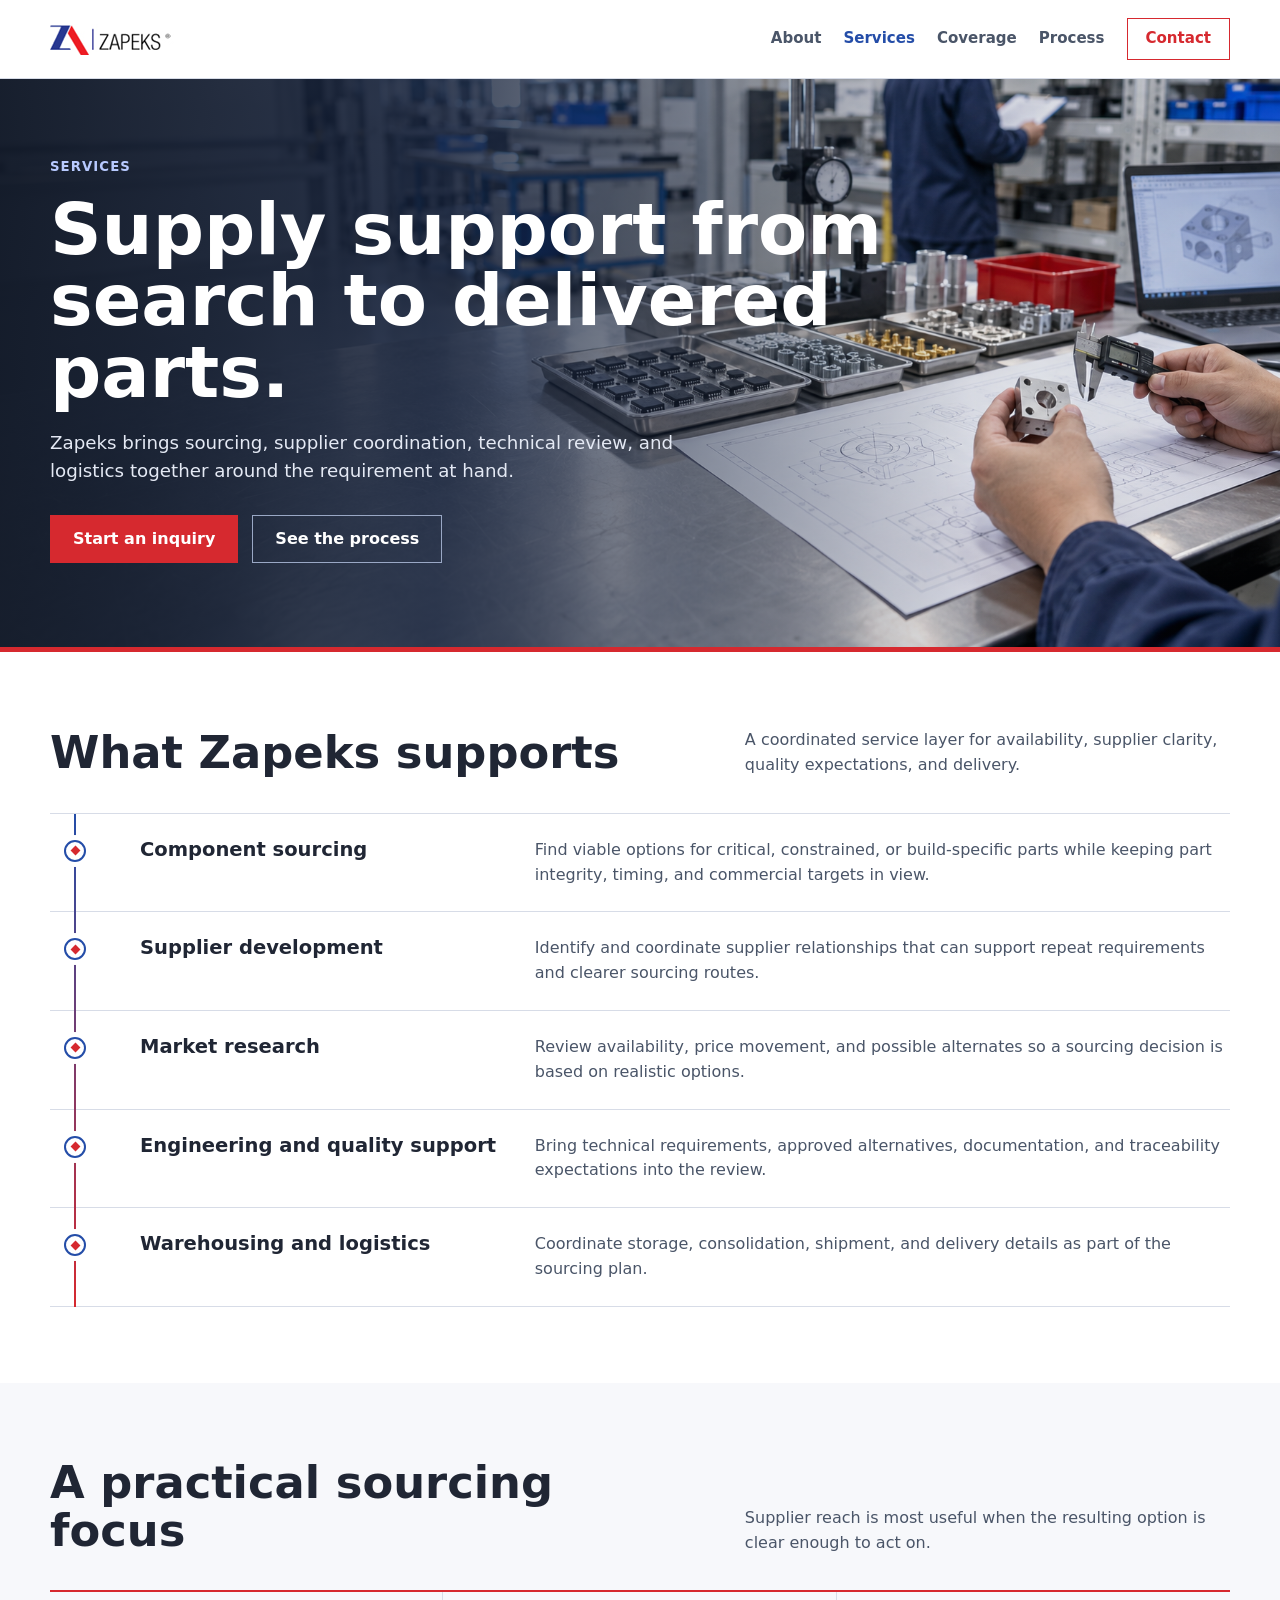
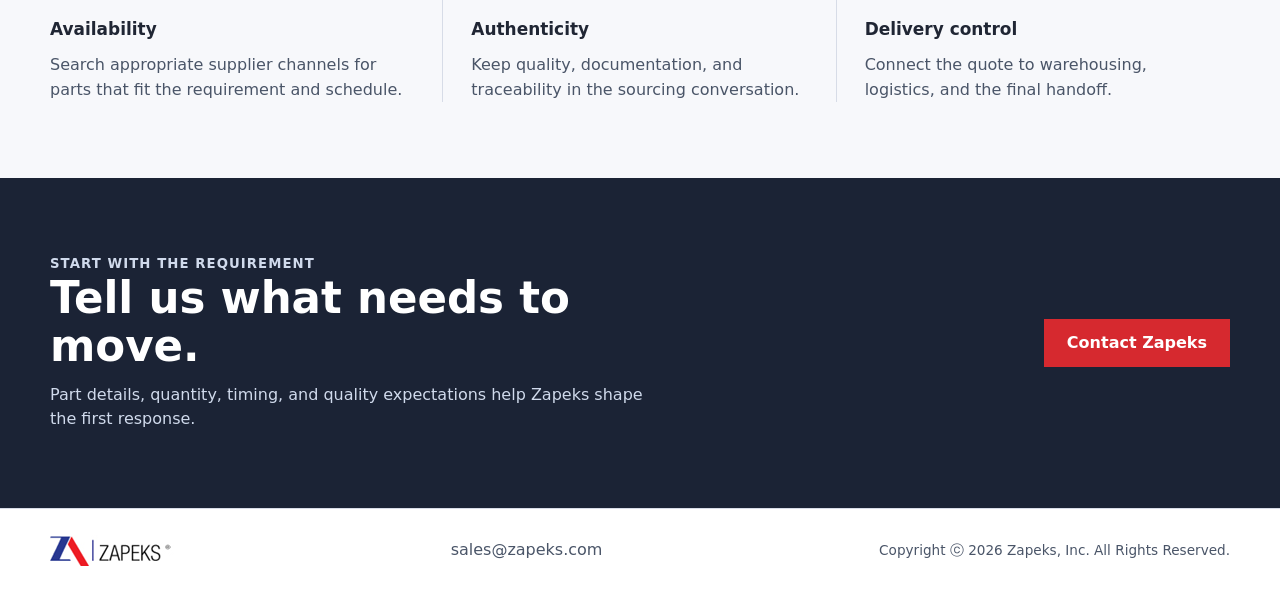
<file: services.html>
<!doctype html>
<html lang="en">
<head>
  <meta charset="utf-8" />
  <meta name="viewport" content="width=device-width, initial-scale=1" />
  <title>Services | Zapeks</title>
  <meta name="description" content="Explore Zapeks component sourcing, supplier development, market research, engineering and quality support, and logistics services." />
  <link rel="stylesheet" href="assets/inner.css" />
</head>
<body>
  <nav class="nav" aria-label="Main navigation"><div class="nav-inner">
    <a class="brand" href="about.html" aria-label="About Zapeks"><img src="assets/zapeks-logo.png" alt="Zapeks" /></a>
    <div class="nav-links"><a href="about.html">About</a><a href="services.html" aria-current="page">Services</a><a href="coverage.html">Coverage</a><a href="process.html">Process</a><a href="contact.html" class="nav-cta">Contact</a></div>
  </div></nav>
  <header class="hero"><img class="hero-image" src="assets/hero-services.png" alt="Technician inspecting a machined component against an engineering drawing" /><div class="hero-inner">
    <p class="eyebrow">Services</p>
    <h1>Supply support from search to delivered parts.</h1>
    <p class="hero-copy">Zapeks brings sourcing, supplier coordination, technical review, and logistics together around the requirement at hand.</p>
    <div class="hero-actions"><a class="button primary" href="contact.html">Start an inquiry</a><a class="button" href="process.html">See the process</a></div>
  </div></header>
  <main>
    <section class="band white" aria-labelledby="offer-title"><div class="inner">
      <div class="section-head"><h2 id="offer-title">What Zapeks supports</h2><p>A coordinated service layer for availability, supplier clarity, quality expectations, and delivery.</p></div>
      <div class="rule-list motif-list">
        <article class="rule-row"><span class="motif" aria-hidden="true"></span><h3>Component sourcing</h3><p>Find viable options for critical, constrained, or build-specific parts while keeping part integrity, timing, and commercial targets in view.</p></article>
        <article class="rule-row"><span class="motif" aria-hidden="true"></span><h3>Supplier development</h3><p>Identify and coordinate supplier relationships that can support repeat requirements and clearer sourcing routes.</p></article>
        <article class="rule-row"><span class="motif" aria-hidden="true"></span><h3>Market research</h3><p>Review availability, price movement, and possible alternates so a sourcing decision is based on realistic options.</p></article>
        <article class="rule-row"><span class="motif" aria-hidden="true"></span><h3>Engineering and quality support</h3><p>Bring technical requirements, approved alternatives, documentation, and traceability expectations into the review.</p></article>
        <article class="rule-row"><span class="motif" aria-hidden="true"></span><h3>Warehousing and logistics</h3><p>Coordinate storage, consolidation, shipment, and delivery details as part of the sourcing plan.</p></article>
      </div>
    </div></section>
    <section class="band" aria-labelledby="focus-title"><div class="inner">
      <div class="section-head"><h2 id="focus-title">A practical sourcing focus</h2><p>Supplier reach is most useful when the resulting option is clear enough to act on.</p></div>
      <div class="note-strip">
        <article><h3>Availability</h3><p>Search appropriate supplier channels for parts that fit the requirement and schedule.</p></article>
        <article><h3>Authenticity</h3><p>Keep quality, documentation, and traceability in the sourcing conversation.</p></article>
        <article><h3>Delivery control</h3><p>Connect the quote to warehousing, logistics, and the final handoff.</p></article>
      </div>
    </div></section>
    <section class="band dark"><div class="inner cta"><div><p class="eyebrow">Start with the requirement</p><h2>Tell us what needs to move.</h2><p>Part details, quantity, timing, and quality expectations help Zapeks shape the first response.</p></div><a class="button primary" href="contact.html">Contact Zapeks</a></div></section>
  </main>
  <footer><div class="footer-inner"><a href="about.html"><img src="assets/zapeks-logo.png" alt="Zapeks" /></a><a href="mailto:sales@zapeks.com">sales@zapeks.com</a><span class="copyright">Copyright ⓒ 2026 Zapeks, Inc. All Rights Reserved.</span></div></footer>
</body>
</html>
</file>
<file: assets/inner.css>
:root{--ink:#202634;--muted:#4a5568;--blue:#244da8;--red:#d6292f;--line:#d7dce7;--paper:#f7f8fb;--dark:#1b2335}
*{box-sizing:border-box}
html{scroll-behavior:smooth}
body{margin:0;background:var(--paper);color:var(--ink);font:16px/1.55 Inter,ui-sans-serif,system-ui,-apple-system,BlinkMacSystemFont,"Segoe UI",sans-serif}
a{color:inherit;text-decoration:none}
h1,h2,h3,p{margin-top:0}
.nav{position:sticky;top:0;z-index:5;background:#fff;border-bottom:1px solid var(--line)}
.nav-inner,.footer-inner{width:min(1180px,calc(100% - 40px));margin:auto;display:flex;align-items:center;justify-content:space-between;gap:24px}
.nav-inner{padding:18px 0}
.brand img,.footer-inner img{display:block;width:124px;height:31px;object-fit:contain}
.nav-links{display:flex;align-items:center;flex-wrap:wrap;gap:22px;color:var(--muted);font-size:.94rem;font-weight:650}
.nav-links a:hover,.nav-links a[aria-current="page"]{color:var(--blue)}
.nav-cta{display:inline-flex;align-items:center;min-height:42px;padding:0 18px;border:1px solid var(--red);color:var(--red)!important;font-weight:760}
.hero{position:relative;isolation:isolate;background:var(--dark);border-bottom:5px solid var(--red);color:#fff}
.hero-image{position:absolute;inset:0;width:100%;height:100%;object-fit:cover;object-position:center;z-index:0}
.hero::before{position:absolute;inset:0;content:"";background:linear-gradient(90deg,rgba(16,24,39,.96) 0%,rgba(20,32,57,.84) 34%,rgba(20,32,57,.07) 76%);z-index:1}
.hero-inner{position:relative;z-index:2;width:min(1180px,calc(100% - 40px));margin:auto;padding:78px 0 84px}
.eyebrow{margin:0 0 16px;color:#b8caff;text-transform:uppercase;font-size:.83rem;font-weight:800;letter-spacing:.08em}
h1{max-width:850px;margin-bottom:20px;font-size:clamp(2.8rem,5.6vw,5.2rem);line-height:1;letter-spacing:0}
.hero-copy{max-width:680px;margin:0;color:#e4e9f4;font-size:1.14rem}
.hero-actions{display:flex;flex-wrap:wrap;gap:14px;margin-top:30px}
.button{display:inline-flex;align-items:center;justify-content:center;min-height:48px;padding:0 22px;border:1px solid #9aa8c5;color:#fff;font-weight:750}
.button:hover{background:rgba(255,255,255,.1)}
.button.primary{border-color:var(--red);background:var(--red);color:#fff}
.button.primary:hover{background:#ad2026}
main{overflow:hidden}
.band{width:100%;padding:76px 0}
.band.white{background:#fff}
.band.dark{background:var(--dark);color:#fff}
.inner{width:min(1180px,calc(100% - 40px));margin:auto}
.section-head{display:grid;grid-template-columns:minmax(0,1fr) minmax(260px,.75fr);gap:48px;align-items:end;margin-bottom:35px}
.section-head h2{max-width:700px;margin-bottom:0;font-size:clamp(1.95rem,3.5vw,3.2rem);line-height:1.08}
.section-head p{margin-bottom:0;color:var(--muted)}
.dark .section-head p{color:#d0daec}
.rule-list{position:relative;border-top:1px solid var(--line)}
.motif-list::before{position:absolute;top:0;bottom:0;left:24px;width:2px;content:"";background:linear-gradient(180deg,var(--blue),var(--red))}
.rule-row{display:grid;grid-template-columns:66px minmax(190px,.8fr) minmax(0,1.5fr);gap:24px;align-items:start;padding:24px 0;border-bottom:1px solid var(--line)}
.rule-row .number{color:var(--red);font-size:1.02rem;font-weight:850}
.rule-row .number.count{display:flex;flex-direction:column;gap:2px;font-size:1.25rem;line-height:1.1}
.rule-row .number.count small{color:var(--muted);font-size:.68rem;font-weight:650;text-transform:uppercase}
.rule-row .motif{position:relative;z-index:1;display:grid;place-items:center;width:22px;height:22px;margin:2px 0 0 14px;border:2px solid var(--blue);border-radius:50%;background:#fff;box-shadow:0 0 0 5px #fff}
.rule-row .motif::after{width:7px;height:7px;content:"";background:var(--red);transform:rotate(45deg)}
.rule-row h3{margin:0;font-size:1.22rem;line-height:1.28}
.rule-row p{margin:0;color:var(--muted)}
.note-strip{display:grid;grid-template-columns:repeat(3,minmax(0,1fr));border-top:2px solid var(--red)}
.note-strip.two{grid-template-columns:repeat(2,minmax(0,1fr))}
.note-strip article{padding:24px 28px 0 0;border-right:1px solid var(--line)}
.note-strip article:not(:first-child){padding-left:28px}
.note-strip article:last-child{border:0}
.note-strip h3{font-size:1.06rem;margin-bottom:10px}
.note-strip p{color:var(--muted);margin-bottom:0}
.dark .note-strip article{border-color:rgba(255,255,255,.18)}
.dark .note-strip p{color:#d0daec}
.stats{display:grid;grid-template-columns:repeat(3,minmax(0,1fr));gap:0;border:1px solid var(--line);background:#fff;margin-bottom:46px}
.stat{padding:26px 28px;border-right:1px solid var(--line)}
.stat:last-child{border:0}
.stat strong{display:block;color:var(--blue);font-size:clamp(2.8rem,5vw,4.4rem);line-height:1}
.stat span{display:block;margin-top:9px;color:var(--muted);font-size:.93rem;font-weight:700}
.sector-grid{display:grid;grid-template-columns:repeat(3,minmax(0,1fr));border-top:1px solid var(--line);border-left:1px solid var(--line)}
.sector-grid article{min-height:138px;padding:24px;border-right:1px solid var(--line);border-bottom:1px solid var(--line)}
.sector-grid.motif-grid article::before{display:block;width:34px;height:4px;margin-bottom:20px;content:"";background:linear-gradient(90deg,var(--blue) 0 65%,var(--red) 65% 100%)}
.sector-grid span{display:block;margin-bottom:19px;color:var(--blue);font-size:.82rem;font-weight:850}
.sector-grid h3{margin:0 0 7px;font-size:1.05rem}
.sector-grid p{margin:0;color:var(--muted);font-size:.94rem}
.cta{display:flex;align-items:center;justify-content:space-between;gap:36px}
.cta h2{max-width:660px;margin-bottom:12px;font-size:clamp(1.9rem,3.4vw,3rem);line-height:1.1}
.cta p{max-width:620px;margin:0;color:#d0daec}
.cta .button{flex:none}
footer{background:#fff;color:var(--muted);border-top:1px solid var(--line)}
.footer-inner{padding:26px 0;flex-wrap:wrap}
.copyright{font-size:.85rem;text-align:right}
.footer-inner a:hover{color:var(--blue)}
@media(max-width:800px){.section-head{grid-template-columns:1fr;gap:14px}.rule-row{grid-template-columns:44px 1fr;gap:10px 16px}.rule-row p{grid-column:2}.sector-grid{grid-template-columns:repeat(2,minmax(0,1fr))}.cta{align-items:flex-start;flex-direction:column}}
@media(max-width:600px){.nav-inner{align-items:flex-start;flex-direction:column;gap:14px}.nav-links{gap:12px 18px}.hero-image{object-position:68% center}.hero::before{background:linear-gradient(90deg,rgba(16,24,39,.95),rgba(20,32,57,.72))}.hero-inner{padding:54px 0 60px}.band{padding:56px 0}.stats,.note-strip,.note-strip.two,.sector-grid{grid-template-columns:1fr}.stat,.note-strip article{border-right:0;border-bottom:1px solid var(--line)}.note-strip article,.note-strip article:not(:first-child){padding:20px 0}.note-strip article:last-child{border-bottom:0}.footer-inner{align-items:flex-start;flex-direction:column}.copyright{text-align:left}}
</file>
